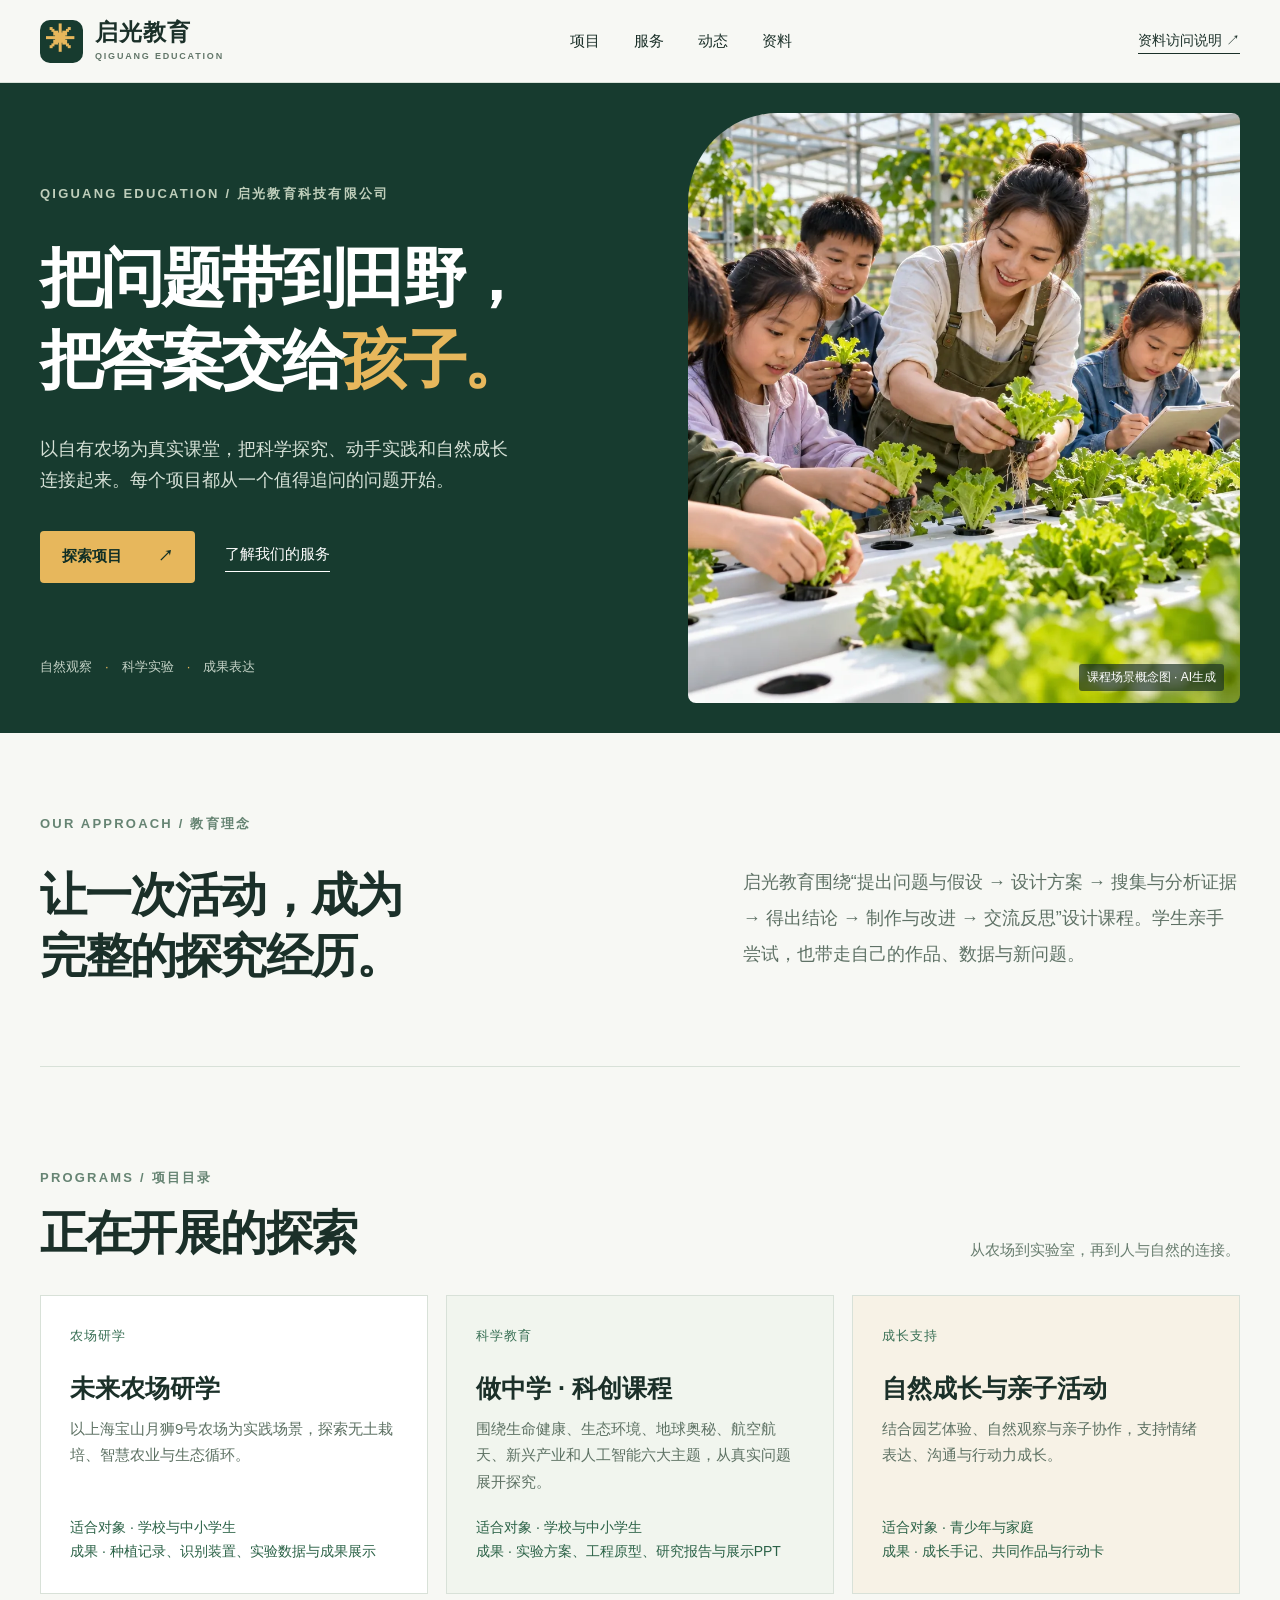
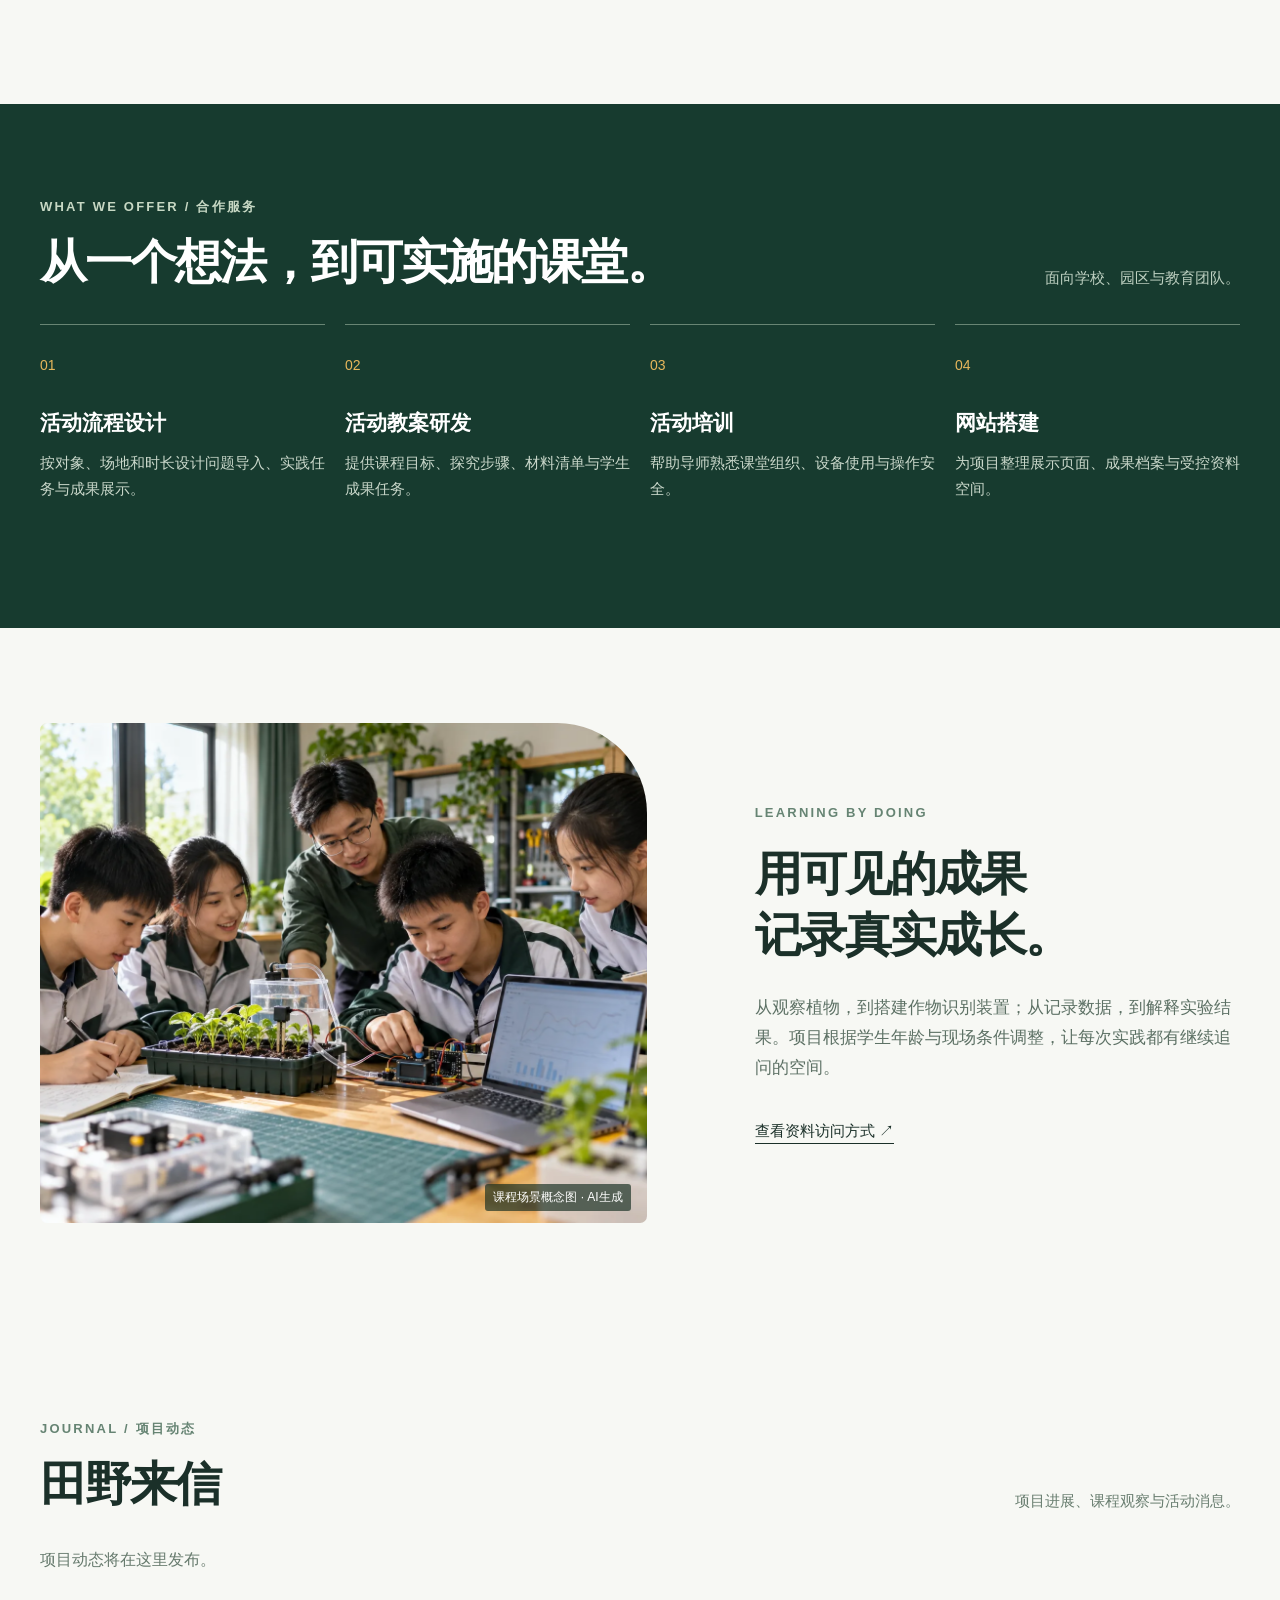
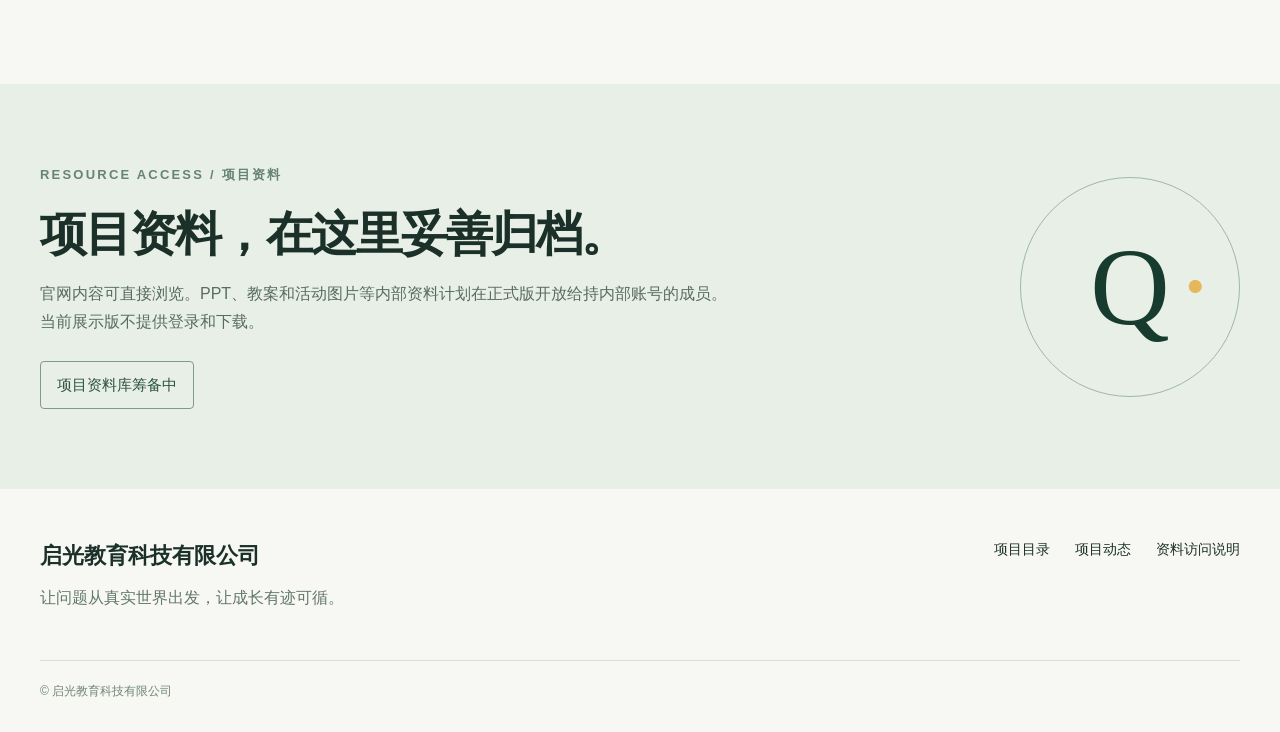
<file: index.html>
<!doctype html><html lang="zh-CN"><head><meta charset="utf-8"><meta name="viewport" content="width=device-width,initial-scale=1"><meta name="theme-color" content="#173b2f"><meta name="description" content="启光教育科技有限公司：未来农场研学、做中学科创课程与自然成长活动。"><title>启光教育｜让探索在真实世界发生</title><link rel="icon" href="favicon.svg" type="image/svg+xml"><link rel="stylesheet" href="style.css"></head><body>
<header class="header"><div class="wrap head-inner"><a href="#home" class="brand" aria-label="启光教育首页"><span class="brand-icon">✳</span><span>启光教育<small>QIGUANG EDUCATION</small></span></a><nav aria-label="主导航"><a href="#projects">项目</a><a href="#services">服务</a><a href="#posts">动态</a><a href="#materials">资料</a></nav><a class="account-link" href="#materials">资料访问说明 ↗</a></div></header>
<main>
<section id="home" class="hero"><div class="wrap hero-layout"><div class="hero-copy"><p class="kicker">QIGUANG EDUCATION / 启光教育科技有限公司</p><h1>把问题带到田野，<br>把答案交给<span>孩子。</span></h1><p>以自有农场为真实课堂，把科学探究、动手实践和自然成长连接起来。每个项目都从一个值得追问的问题开始。</p><div class="hero-actions"><a class="button gold" href="#projects">探索项目 <span>↗</span></a><a class="underlined" href="#services">了解我们的服务</a></div><div class="hero-foot"><span>自然观察</span><span>科学实验</span><span>成果表达</span></div></div><figure class="hero-photo"><img src="farm.webp" alt="学生在温室中观察植物的课程概念图"><figcaption>课程场景概念图 · AI生成</figcaption></figure></div></section>
<section class="intro-section wrap"><p class="kicker">OUR APPROACH / 教育理念</p><div class="intro-grid"><h2>让一次活动，成为<br>完整的探究经历。</h2><p>启光教育围绕“提出问题与假设 → 设计方案 → 搜集与分析证据 → 得出结论 → 制作与改进 → 交流反思”设计课程。学生亲手尝试，也带走自己的作品、数据与新问题。</p></div></section>
<section class="block wrap" id="projects"><div class="section-title"><div><p class="kicker">PROGRAMS / 项目目录</p><h2>正在开展的探索</h2></div><p>从农场到实验室，再到人与自然的连接。</p></div><div class="project-list"><article class="project-card"><span class="category">农场研学</span><h3>未来农场研学</h3><p>以上海宝山月狮9号农场为实践场景，探索无土栽培、智慧农业与生态循环。</p><p class="result">适合对象 · 学校与中小学生<br>成果 · 种植记录、识别装置、实验数据与成果展示</p></article><article class="project-card"><span class="category">科学教育</span><h3>做中学 · 科创课程</h3><p>围绕生命健康、生态环境、地球奥秘、航空航天、新兴产业和人工智能六大主题，从真实问题展开探究。</p><p class="result">适合对象 · 学校与中小学生<br>成果 · 实验方案、工程原型、研究报告与展示PPT</p></article><article class="project-card"><span class="category">成长支持</span><h3>自然成长与亲子活动</h3><p>结合园艺体验、自然观察与亲子协作，支持情绪表达、沟通与行动力成长。</p><p class="result">适合对象 · 青少年与家庭<br>成果 · 成长手记、共同作品与行动卡</p></article></div></section>
<section class="service-band" id="services"><div class="wrap"><div class="section-title light"><div><p class="kicker">WHAT WE OFFER / 合作服务</p><h2>从一个想法，到可实施的课堂。</h2></div><p>面向学校、园区与教育团队。</p></div><div class="service-grid"><article><b>01</b><h3>活动流程设计</h3><p>按对象、场地和时长设计问题导入、实践任务与成果展示。</p></article><article><b>02</b><h3>活动教案研发</h3><p>提供课程目标、探究步骤、材料清单与学生成果任务。</p></article><article><b>03</b><h3>活动培训</h3><p>帮助导师熟悉课堂组织、设备使用与操作安全。</p></article><article><b>04</b><h3>网站搭建</h3><p>为项目整理展示页面、成果档案与受控资料空间。</p></article></div></div></section>
<section class="story-band wrap"><figure><img src="science.webp" alt="学生探索智慧农业设备的课程概念图"><figcaption>课程场景概念图 · AI生成</figcaption></figure><div><p class="kicker">LEARNING BY DOING</p><h2>用可见的成果<br>记录真实成长。</h2><p>从观察植物，到搭建作物识别装置；从记录数据，到解释实验结果。项目根据学生年龄与现场条件调整，让每次实践都有继续追问的空间。</p><a href="#materials" class="underlined">查看资料访问方式 ↗</a></div></section>
<section class="block wrap" id="posts"><div class="section-title"><div><p class="kicker">JOURNAL / 项目动态</p><h2>田野来信</h2></div><p>项目进展、课程观察与活动消息。</p></div><div class="post-grid"><p class="muted">项目动态将在这里发布。</p></div></section>
<section id="materials" class="material-band"><div class="wrap material-layout"><div><p class="kicker">RESOURCE ACCESS / 项目资料</p><h2>项目资料，在这里妥善归档。</h2><p>官网内容可直接浏览。PPT、教案和活动图片等内部资料计划在正式版开放给持内部账号的成员。当前展示版不提供登录和下载。</p><span class="resource-note">项目资料库筹备中</span></div><div class="material-mark" aria-hidden="true">Q<span>·</span></div></div></section>

</main><footer><div class="wrap footer-layout"><div><div class="footer-name">启光教育科技有限公司</div><p>让问题从真实世界出发，让成长有迹可循。</p></div><div><a href="#projects">项目目录</a><a href="#posts">项目动态</a><a href="#materials">资料访问说明</a></div></div><div class="wrap footer-bottom"><span>© 启光教育科技有限公司</span><a id="icpLink" href="https://beian.miit.gov.cn/" target="_blank" rel="noopener noreferrer" hidden></a></div></footer>
</body></html>
</file>
<file: style.css>
:root{--deep:#173b2f;--dark:#102f26;--leaf:#496c51;--gold:#e7b75c;--paper:#f7f8f4;--ink:#1b3029;--muted:#667a6d;--line:#d8e1d8}*{box-sizing:border-box}html{scroll-behavior:smooth;scroll-padding-top:100px}body{margin:0;font-family:Arial,"PingFang SC","Microsoft Yahei",sans-serif;color:var(--ink);background:var(--paper);font-size:16px;line-height:1.75}a{color:inherit;text-decoration:none}button,input,select,textarea{font:inherit}button{cursor:pointer}img{display:block;width:100%}.wrap{width:min(1200px,calc(100% - 72px));margin:auto}h1,h2,h3,p,figure{margin:0}h1,h2,h3{line-height:1.3}h2{font-size:clamp(28px,3.8vw,47px);letter-spacing:-.04em}h3{font-size:21px}.kicker{font-size:13px!important;letter-spacing:.17em;font-weight:700;color:#668473;text-transform:uppercase}.muted{color:var(--muted)}.header{position:sticky;top:0;z-index:30;background:#f7f8f4ee;border-bottom:1px solid var(--line);backdrop-filter:blur(14px)}.head-inner{min-height:82px;display:flex;align-items:center;justify-content:space-between;gap:24px}.brand{display:flex;align-items:center;gap:12px;font-size:23px;font-weight:700;letter-spacing:.05em;line-height:1.1}.brand-icon{display:grid;place-items:center;width:43px;height:43px;border-radius:10px;background:var(--deep);color:var(--gold);font-size:29px}.brand small{display:block;font-size:9px;letter-spacing:.2em;margin-top:7px;color:#63776a}.head-inner nav{display:flex;gap:34px;font-size:15px}.head-inner nav a:hover,.account-link:hover{color:#b48939}.account-link{font-size:14px;border-bottom:1px solid var(--ink);white-space:nowrap}.hero{background:var(--deep);color:white;overflow:hidden}.hero-layout{min-height:650px;display:grid;grid-template-columns:1fr .94fr;gap:5%;align-items:stretch}.hero-copy{padding:100px 0 54px;display:flex;flex-direction:column;align-items:flex-start}.hero-copy .kicker{color:#bfcebb}.hero h1{font-size:clamp(43px,5vw,72px);line-height:1.28;letter-spacing:-.055em;margin:32px 0}.hero h1 span{color:var(--gold)}.hero-copy>p:not(.kicker){max-width:480px;color:#d6e1d7;font-size:18px}.hero-actions{display:flex;align-items:center;gap:30px;margin-top:34px}.button{border:0;border-radius:4px;display:inline-flex;align-items:center;justify-content:space-between;gap:36px;padding:12px 22px;min-height:52px;font-weight:600;font-size:15px}.button.gold{background:var(--gold);color:var(--dark)}.button.dark{background:var(--deep);color:#fff}.button:hover{filter:brightness(1.07)}.underlined{font-size:15px;border-bottom:1px solid currentColor;padding-bottom:4px}.hero-foot{display:flex;gap:13px;flex-wrap:wrap;margin-top:auto;padding-top:55px;font-size:13px;color:#c5d3c7}.hero-foot span+span:before{content:'·';padding-right:13px;color:var(--gold)}.hero-photo{position:relative;min-height:550px;margin:30px 0 30px}.hero-photo img{height:100%;object-fit:cover;border-radius:90px 8px 8px 8px}.hero-photo figcaption,.story-band figcaption{position:absolute;right:16px;bottom:12px;color:#fff;background:#152c21a8;padding:3px 8px;font-size:12px;border-radius:3px}.intro-section{padding:80px 0;border-bottom:1px solid var(--line)}.intro-grid{display:grid;grid-template-columns:1.1fr 1fr;gap:13%;margin-top:28px}.intro-grid>p{color:#5e7165;font-size:18px;line-height:2}.block{padding-top:100px;padding-bottom:110px}.section-title{display:flex;justify-content:space-between;align-items:end;gap:30px;margin-bottom:32px}.section-title h2{margin-top:12px}.section-title>p{color:#687d6f;max-width:300px;font-size:15px}.catalog-tools{display:flex;gap:16px;flex-wrap:wrap;margin:30px 0}.catalog-tools label{font-size:14px;color:#627369}.catalog-tools input,.catalog-tools select{display:block;min-width:260px;min-height:44px;border:1px solid #c5d3c6;border-radius:4px;padding:9px 12px;margin-top:5px;background:#fff;color:var(--ink)}.project-list{display:grid;grid-template-columns:repeat(3,1fr);gap:18px}.project-card{background:#fff;border:1px solid var(--line);padding:29px;min-height:275px;display:flex;flex-direction:column;transition:transform .2s,border-color .2s}.project-card:hover{transform:translateY(-4px);border-color:#afc3b3}.project-card:nth-child(3n+2){background:#f1f5ee}.project-card:nth-child(3n+3){background:#f7f2e6}.project-card h3{font-size:25px;margin:24px 0 12px}.project-card p{font-size:15px;color:#5d7163}.project-card .result{margin-top:auto;padding-top:20px;font-size:14px;color:#2b6247}.project-card .category{color:#397055;font-size:13px;letter-spacing:.08em}.service-band{background:var(--deep);color:#fff;padding:92px 0 100px}.section-title.light .kicker{color:#c7d8c4}.section-title.light>p{color:#bed0c1}.service-grid{display:grid;grid-template-columns:repeat(4,1fr);gap:20px}.service-grid article{padding:26px 0;border-top:1px solid #688574}.service-grid b{font-size:14px;font-weight:400;color:var(--gold)}.service-grid h3{margin:30px 0 14px}.service-grid p{color:#c9d7ca;font-size:15px}.story-band{padding:95px 0;display:grid;grid-template-columns:1fr .8fr;align-items:center;gap:9%}.story-band figure{height:500px;position:relative}.story-band img{height:100%;object-fit:cover;border-radius:7px 90px 7px 7px}.story-band h2{margin:18px 0 28px}.story-band p:not(.kicker){color:#5d7165;margin-bottom:34px;font-size:17px}.post-grid{display:grid;grid-template-columns:repeat(3,1fr);gap:18px}.post-card{display:block;text-align:left;background:#fff;border:1px solid var(--line);padding:28px;min-height:245px;color:var(--ink)}.post-card:hover{border-color:#7eaa89}.post-card time{font-size:13px;color:#718a79}.post-card h3{margin:22px 0 12px}.post-card p{color:#66786a;font-size:15px}.post-card .read-more{display:block;color:#266447;margin-top:22px}.material-band{background:#e8efe6;padding:80px 0}.material-layout{display:grid;grid-template-columns:1fr 220px;gap:40px;align-items:center}.material-layout h2{margin:16px 0}.material-layout p:not(.kicker){max-width:690px;margin-bottom:25px;color:#586c5f}.material-mark{height:220px;width:220px;border:1px solid #9eb8a4;border-radius:50%;display:grid;place-items:center;font-size:110px;color:var(--deep);font-family:Georgia,serif;position:relative}.material-mark span{position:absolute;color:var(--gold);font-size:110px;top:12px;right:30px}.login-area,.portal,.admin-area{padding-top:80px;padding-bottom:95px;border-top:1px solid var(--line)}.login-card{background:white;border:1px solid var(--line);padding:40px;max-width:520px}.login-card h2{font-size:34px;margin:14px 0}.login-card>p:not(.kicker){color:#687c6f}.login-card form{margin-top:25px}.login-card form .button{margin-top:10px}.login-card label,.admin-panel label{display:block;font-size:14px;font-weight:600;margin:14px 0}.login-card input,.admin-panel input:not([type=checkbox]),.admin-panel textarea,.admin-panel select{width:100%;display:block;border:1px solid #c5d4c7;background:white;padding:11px 12px;border-radius:4px;margin-top:7px;min-height:44px}.admin-panel textarea{min-height:115px;resize:vertical}.form-message{font-size:14px;color:#9d3e2f;min-height:25px;margin-top:14px}.form-message.ok{color:#267044}.file-list{display:grid;grid-template-columns:repeat(2,1fr);gap:15px}.file-row{padding:23px;background:#fff;border:1px solid var(--line);display:flex;justify-content:space-between;align-items:center;gap:20px}.file-row h3{font-size:18px}.file-row p{color:#627567;font-size:14px;overflow-wrap:anywhere}.file-row a{white-space:nowrap;color:#236444;border-bottom:1px solid #236444;font-size:14px}.plain-button{background:none;border:0;color:#3f6d50;text-decoration:underline}.admin-tabs{display:flex;flex-wrap:wrap;gap:8px;border-bottom:1px solid var(--line)}.admin-tabs button{padding:12px 17px;background:transparent;border:0;border-bottom:3px solid transparent;color:#556f5d}.admin-tabs button.active{border-color:var(--deep);color:var(--deep);font-weight:700}.admin-panel{max-width:900px;background:white;border:1px solid var(--line);padding:28px;margin:25px 0}.field-grid{display:grid;grid-template-columns:1fr 1fr;gap:20px}.admin-panel .check{display:flex;align-items:center;gap:8px;font-weight:400}.manage-list{margin-top:25px}.manage-row{border-top:1px solid var(--line);padding:12px 0;display:flex;align-items:center;justify-content:space-between;gap:15px;font-size:14px}.manage-row span{overflow-wrap:anywhere}.manage-row div{display:flex;gap:8px;flex-shrink:0}.manage-row button{border:1px solid #cbd6cb;border-radius:3px;background:white;padding:5px 10px;color:#395c47}.manage-row .delete{color:#a03f2e}.post-dialog{border:0;border-radius:7px;width:min(750px,calc(100% - 30px));max-height:85vh;padding:45px;box-shadow:0 20px 80px #102f265c;color:var(--ink)}.post-dialog::backdrop{background:#0c211abb}.post-dialog h2{margin:18px 0}.post-dialog #dialogBody{margin-top:28px;white-space:pre-wrap;line-height:1.95}.close-dialog{position:absolute;right:18px;top:12px;font-size:32px;border:0;background:transparent}.footer-layout{display:flex;justify-content:space-between;gap:20px;padding:48px 0}.footer-name{font-size:22px;font-weight:700}.footer-layout p{color:#63776a;margin-top:8px}.footer-layout>div+div{display:flex;gap:25px;font-size:14px}.footer-bottom{border-top:1px solid var(--line);display:flex;justify-content:space-between;padding:20px 0 30px;color:#718574;font-size:12px}
@media(max-width:900px){.wrap{width:calc(100% - 40px)}.head-inner{gap:16px}.head-inner nav{gap:16px}.hero-layout{grid-template-columns:1fr .8fr;gap:25px}.hero h1{font-size:46px}.hero-photo{min-height:480px}.project-list{grid-template-columns:repeat(2,1fr)}.service-grid{grid-template-columns:repeat(2,1fr)}.story-band{gap:35px}}
@media(max-width:700px){.head-inner{flex-wrap:wrap;padding:12px 0;min-height:0}.brand{font-size:19px}.brand-icon{width:37px;height:37px}.head-inner nav{order:3;width:100%;justify-content:space-between;border-top:1px solid var(--line);padding-top:9px}.account-link{margin-left:auto}.hero-layout{display:flex;flex-direction:column}.hero-copy{padding:55px 0 20px}.hero h1{font-size:43px;margin:22px 0}.hero-copy>p:not(.kicker){font-size:16px}.hero-foot{padding-top:45px}.hero-photo{height:360px;min-height:0;margin:0 0 25px}.hero-photo img{border-top-left-radius:70px}.intro-section{padding:55px 0}.intro-grid,.story-band,.material-layout{grid-template-columns:1fr}.block{padding:65px 0}.section-title{display:block}.section-title>p{margin-top:14px}.project-list,.post-grid,.file-list{grid-template-columns:1fr}.service-band{padding:65px 0}.story-band{padding:65px 0}.story-band figure{height:330px}.story-band>div{order:-1}.material-mark{display:none}.catalog-tools label{width:100%}.catalog-tools input,.catalog-tools select{width:100%}.footer-layout,.footer-bottom{display:block}.footer-layout>div+div{margin-top:24px}.footer-bottom span{display:block}.field-grid{grid-template-columns:1fr;gap:0}.login-area,.portal,.admin-area{padding:55px 0}.admin-panel{padding:18px}.post-dialog{padding:27px}}
@media(max-width:380px){.hero h1{font-size:36px}.hero-actions{gap:17px}.button{gap:15px}.head-inner nav{gap:9px;font-size:13px}.manage-row{align-items:start;flex-direction:column}}
@media(prefers-reduced-motion:reduce){html{scroll-behavior:auto}*{transition:none!important}}

.resource-note{display:inline-block;padding:10px 16px;border:1px solid #819989;border-radius:4px;color:#2c533b;font-size:15px}
</file>
